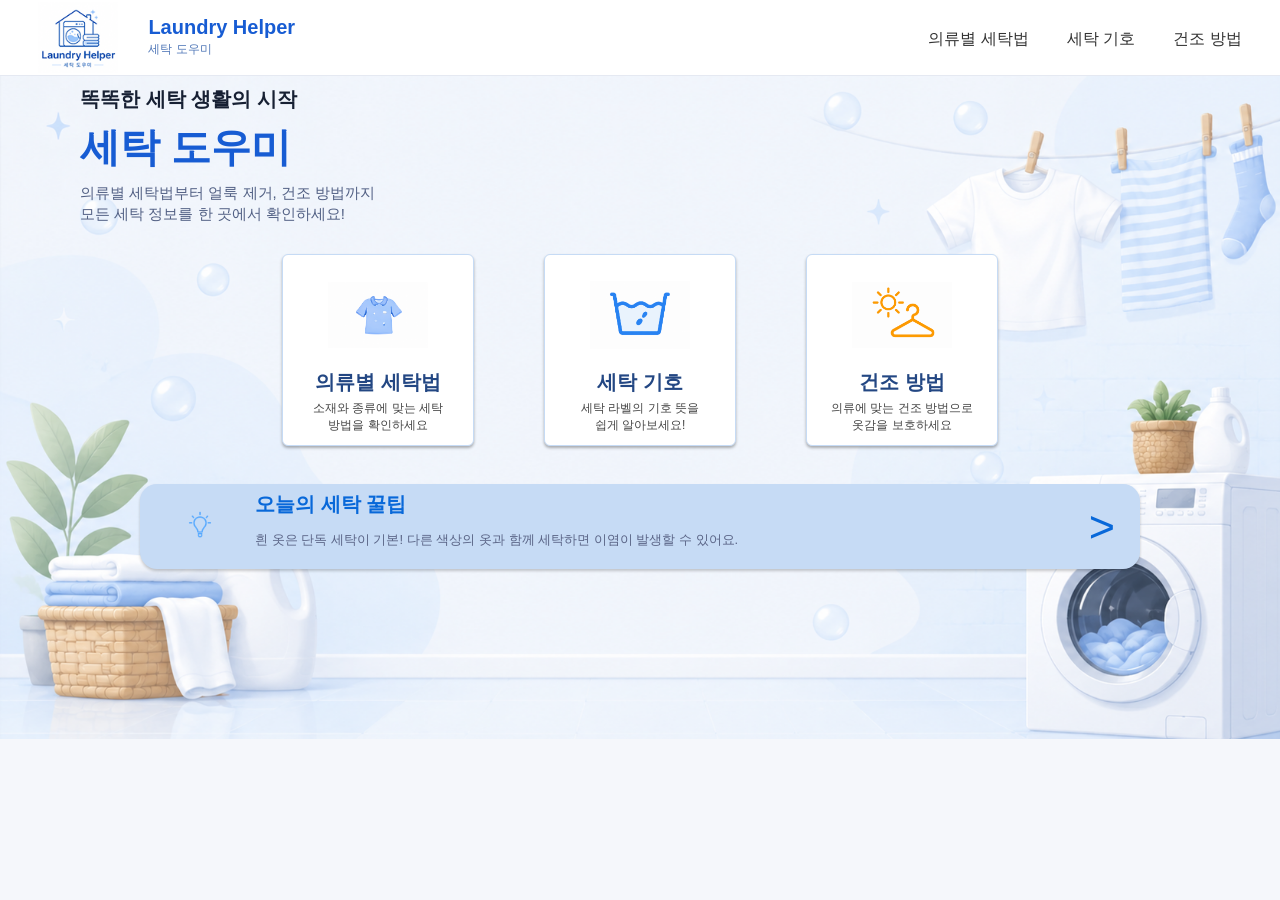
<file: index.html>
<!doctype html>
<html lang="ko">
  <head>
    <meta charset="utf-8" />
    <meta name="viewport" content="width=device-width, initial-scale=1" />
    <title>세탁도우미</title>
    <link rel="stylesheet" href="index.css" />
  </head>
  <body>
    <!-- 헤더 영역 -->
    <div id="header">
      <div id="header-inner">
        <div class="logo-wrap">
          <a href="index.html">
            <div class="logo">
              <img class="main-logo" src="./FE/assets/mainlogo.png" />
            </div>
            <div>
              <h1 class="logo-title">Laundry Helper</h1>
              <p class="logo-subtitle">세탁 도우미</p>
            </div></a
          >
        </div>

        <nav class="nav">
          <a href="./FE/washingGuide/washingGuide.html">의류별 세탁법</a>
          <a href="./FE/washingSymbol/symbol.html">세탁 기호</a>
          <a href="./FE/dryingGuide/dryingGuide.html">건조 방법</a>
        </nav>
      </div>
    </div>
    <!-- 메인 영역 -->
    <div id="main">
      <div class="main-top">
        <h4 class="top-top">똑똑한 세탁 생활의 시작</h4>
        <h2 class="top-title">세탁 도우미</h2>
        <div class="top-bottom">
          의류별 세탁법부터 얼룩 제거, 건조 방법까지<br />
          모든 세탁 정보를 한 곳에서 확인하세요!
        </div>
        <div class="main-inner">
          <div class="menu-card">
            <a href="./FE/washingGuide/washingGuide.html" class="service-card">
              <img
                class="service-icon"
                src="./FE/assets/main/의류별 세탁법.png"
              />

              <div class="service-content">
                <h3 class="service-title">의류별 세탁법</h3>

                <p>
                  소재와 종류에 맞는 세탁<br />
                  방법을 확인하세요
                </p>
              </div>
            </a>

            <a href="./FE/washingSymbol/symbol.html" class="service-card">
              <img class="service-icon" src="./FE/assets/main/세탁 기호.png" />

              <div class="service-content">
                <h3 class="service-title">세탁 기호</h3>

                <p>
                  세탁 라벨의 기호 뜻을 <br />
                  쉽게 알아보세요!
                </p>
              </div>
            </a>

            <a href="./FE/dryingGuide/dryingGuide.html" class="service-card">
              <img class="service-icon" src="./FE/assets/main/건조 방법.png" />

              <div class="service-content">
                <h3 class="service-title">건조 방법</h3>

                <p>의류에 맞는 건조 방법으로<br />옷감을 보호하세요</p>
              </div>
            </a>
          </div>
          <div class="main-bottom">
            <img class="tip-icon" src="./FE/assets/main/전구.png" />

            <div class="tip-content">
              <h4 class="tip-title">오늘의 세탁 꿀팁</h4>

              <p>
                흰 옷은 단독 세탁이 기본! 다른 색상의 옷과 함께 세탁하면 이염이
                발생할 수 있어요.
              </p>
            </div>
            <p class="arrow">></p>
          </div>
        </div>
      </div>
    </div>
  </body>
</html>
</file>
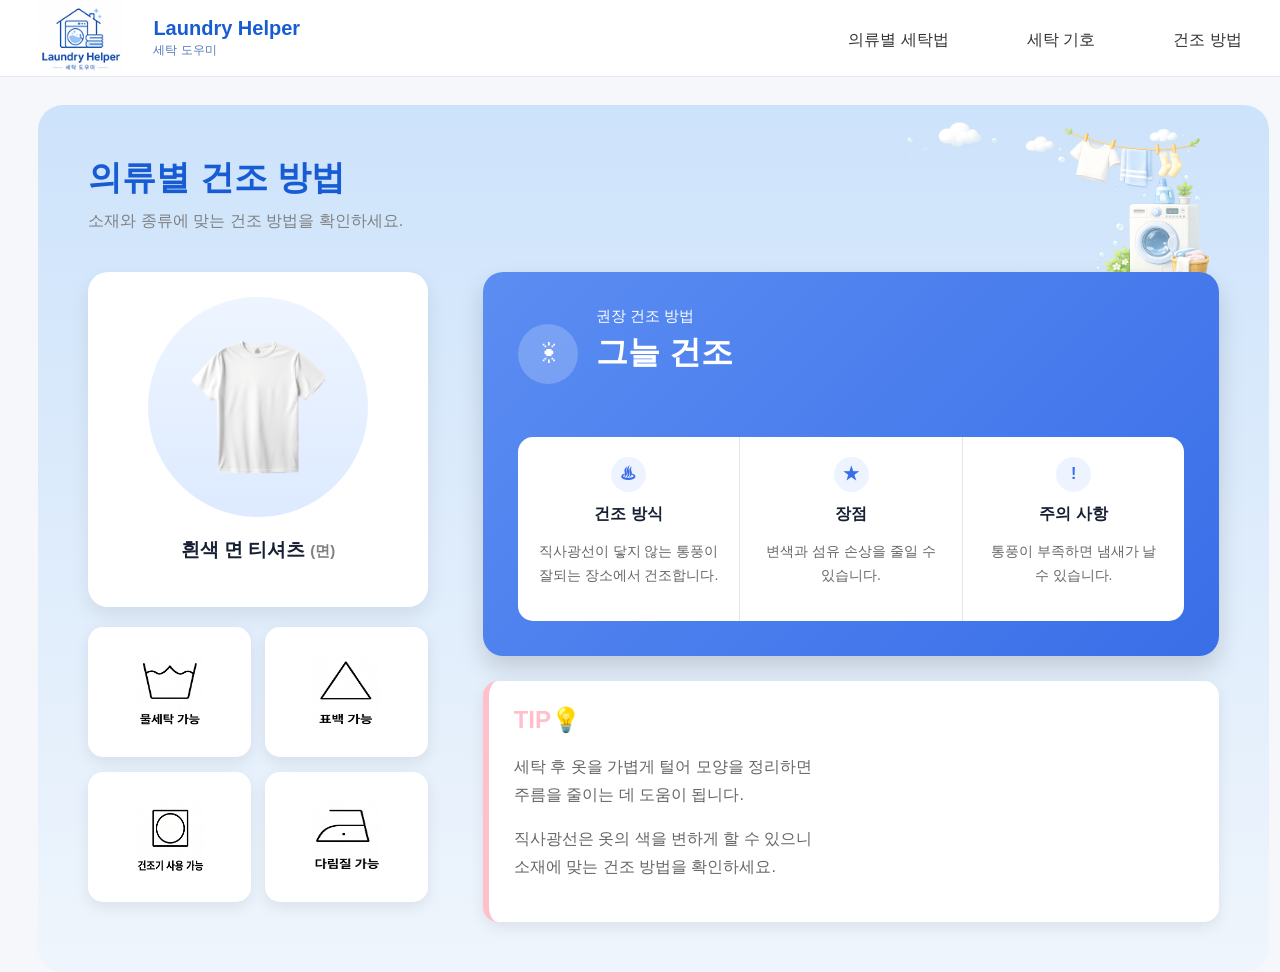
<file: FE/dryingGuide/dryingGuide.html>
<!doctype html>
<html lang="ko">
  <head>
    <meta charset="utf-8" />
    <meta name="viewport" content="width=device-width, initial-scale=1" />
    <title>건조 방법</title>
    <link rel="stylesheet" href="dryingGuide.css" />
  </head>
  <body>
    <!-- 헤더 영역 -->
    <div id="header">
      <div id="header-inner">
        <div class="logo-wrap">
            <a href="../../index.html">
                <div class="logo">
                    <img class="main_logo" src="../assets/mainlogo.png" />
                </div>
                <div>
                    <h1 class="logo-title">Laundry Helper</h1>
                    <p class="logo-subtitle">세탁 도우미</p>
                </div>
            </a>
        </div>
            
        <nav class="nav">
            <a href="../washingGuide/washingGuide.html">의류별 세탁법</a>
            <a href="../washingSymbol/symbol.html">세탁 기호</a>
            <a href="../dryingGuide/dryingGuide.html">건조 방법</a>
        </nav>
      </div>
    </div>
    <!-- 메인 영역 -->
    <div id="main">
    <!-- 건조 페이지 시작 -->
<div class="dryingGuide">
    
    <div id="dryTop">
        <h2>의류별 건조 방법</h2>
<p>소재와 종류에 맞는 건조 방법을 확인하세요.</p>
    </div>
    <!-- 건조 페이지 본문 -->
    <div class="dry-Content">
        <!-- 왼쪽 영역 -->
        <div class="dry-Left">
            <!-- 의류 종류 이미지 -->
            <div id="clothes-card">
                <div class="clothes-img">
                    <img
                        id="clothesImg"
                        src="/FE/assets/의류/img_흰티셔츠.png"
                        alt="흰 티셔츠"
                    >
                </div>
                <h3>
                    <span id="clothesName">흰티셔츠</span>
                    <span id="materialName">(면)</span>
                </h3>
            </div>
            <!-- 세탁 기호 : 추후 JS로 변경 -->
            <div id="symbol-list">
        
            </div>
            <!-- 세탁기호 end -->
        </div>
        <!-- 왼쪽 영역 end -->
        <!-- 오른쪽 영역 -->
        <div class="dry-right">
            <!-- 건조 정보 -->
            <div id="dry-info">
                <!-- 건조 제목 -->
                <div class="dry-title">
                    <div class="dry-icon">☀</div>
                    <div>
                        <span class="dry-sub">권장 건조 방법</span>
                        <!-- JS로 변경 -->
                        <h2 id="dryName">그늘 건조</h2>
                    </div>
                </div>

                <!-- 건조 정보 3칸 -->
                <div class="dry-box">
                    <div class="dry-item">
                        <div class="dry-item-icon">♨</div>
                        <h4>건조 방식</h4>
                        <!-- JS로 변경 -->
                        <p id="dryMethod">
                            직사광선이 닿지 않는 통풍이 잘되는 장소에서 건조합니다.
                        </p>
                    </div>
                    <div class="dry-item">
                        <div class="dry-item-icon">★</div>
                        <h4>장점</h4>
                        <!-- JS로 변경 -->
                        <p id="dryAdvantage">
                            변색과 섬유 손상을 줄일 수 있습니다.
                        </p>
                    </div>
                    <div class="dry-item">
                        <div class="dry-item-icon">!</div>
                        <h4>주의 사항</h4>
                        <!-- JS로 변경 -->
                        <p id="dryCaution">
                            통풍이 부족하면 냄새가 날 수 있습니다.
                        </p>
                    </div>
                </div>
            </div>
            <!-- 건조정보 end -->
            <!-- TIP은 모든 의류에 공통으로 고정 -->
            <div id="drt-tip">
                <h2>TIP💡</h2>
                <p>
                    세탁 후 옷을 가볍게 털어 모양을 정리하면<br>
                    주름을 줄이는 데 도움이 됩니다.
                </p>
                <p>
                    직사광선은 옷의 색을 변하게 할 수 있으니<br>
                    소재에 맞는 건조 방법을 확인하세요.
                </p>
            </div>
            <!-- TIP end -->
        </div>
        <!-- 오른쪽 영역 end -->
    </div>
    <!-- 본문 end -->
</div>
<!-- 건조 페이지 end -->
</div>

    </div>
    <!-- 푸터 영역 -->
    <div id="footer">
      <div class="footer-inner">
        <!-- 추후 작업 -->
      </div>
    </div>
    <script src="../data/data.js"></script>
    <script src="dryingGuide.js"></script>
  </body>
</html>
</file>
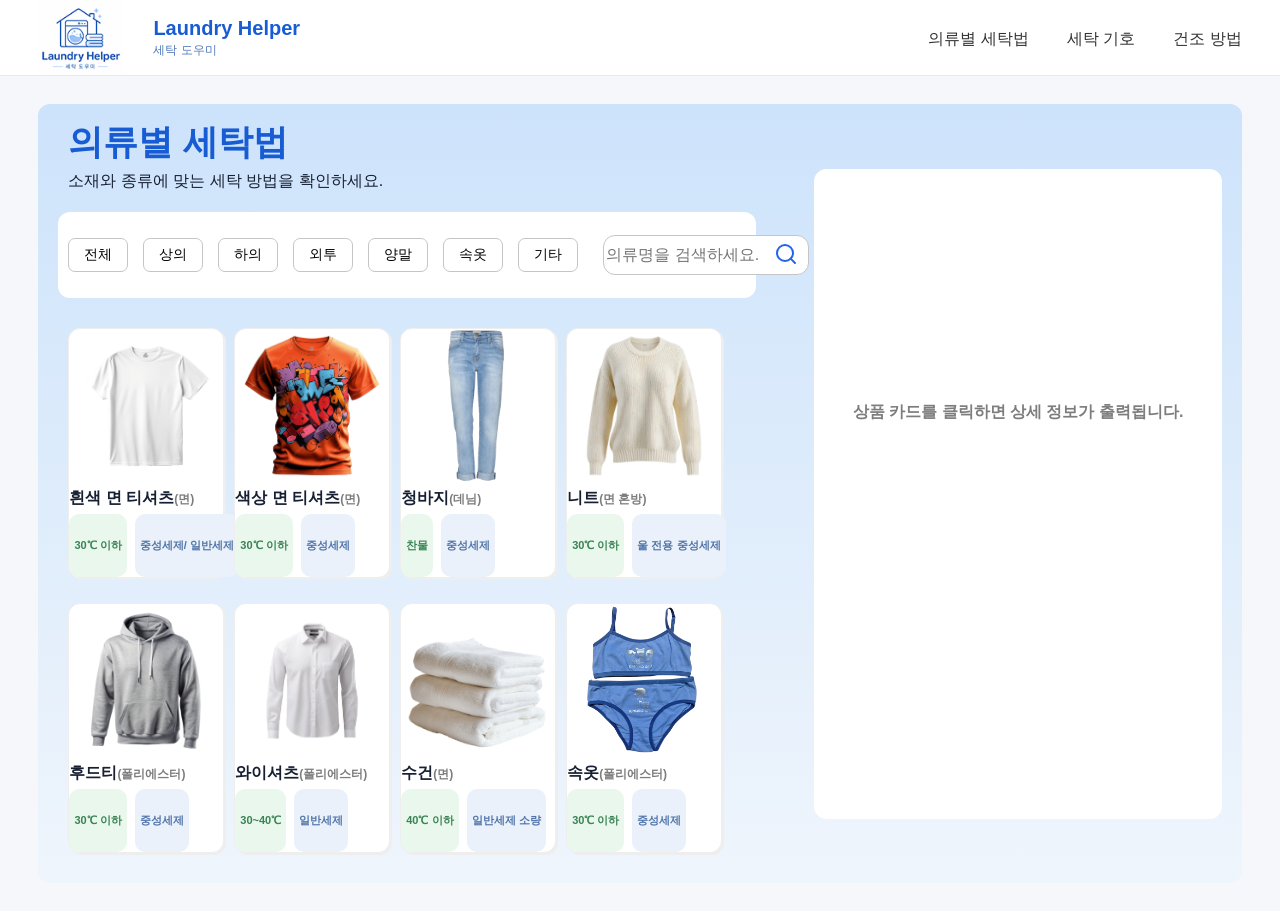
<file: FE/washingGuide/washingGuide.html>
<!doctype html>
<html lang="ko">
  <head>
    <meta charset="utf-8" />
    <meta name="viewport" content="width=device-width, initial-scale=1" />
    <title>세탁 방법</title>
    <link rel="stylesheet" href="washingGuide.css" />
  </head>
  <body>
    <!-- 헤더 영역 -->
    <div id="header">
      <div id="header-inner">
        <div class="logo-wrap">
          <a href="../../index.html">
            <div class="logo">
              <img class="main_logo" src="../assets/mainlogo.png" />
            </div>
            <div>
              <h1 class="logo-title">Laundry Helper</h1>
              <p class="logo-subtitle">세탁 도우미</p>
            </div>
          </a>
        </div>

        <nav class="nav">
          <a href="washingGuide.html">의류별 세탁법</a>
          <a href="../washingSymbol/symbol.html">세탁 기호</a>
          <a href="../dryingGuide/dryingGuide.html">건조 방법</a>
        </nav>
      </div>
    </div>
    <!-- 메인 영역 -->
    <div id="main">
      <div class="main-inner">
        <div class="left-main">
          <div class="main-title">
            <h2>의류별 세탁법</h2>
            <div>소재와 종류에 맞는 세탁 방법을 확인하세요.</div>
          </div>
          <div class="main-topMenu">
            <ol class="btn-list">
              <li><button onclick="printClothesCard('0')">전체</button></li>
              <li><button onclick="printClothesCard('1')">상의</button></li>
              <li><button onclick="printClothesCard('2')">하의</button></li>
              <li><button onclick="printClothesCard('3')">외투</button></li>
              <li><button onclick="printClothesCard('4')">양말</button></li>
              <li><button onclick="printClothesCard('5')">속옷</button></li>
              <li><button onclick="printClothesCard('6')">기타</button></li>
            </ol>
            <div>
              <div class="input-wrap">
                <input
                  type="text"
                  class="main-searchBox"
                  placeholder="의류명을 검색하세요."
                />
                <button
                  class="search-btn"
                  type="button"
                  onclick="searchClick()"
                >
                  <svg
                    xmlns="http://w3.org"
                    viewBox="0 0 24 24"
                    width="24"
                    height="24"
                    fill="none"
                    stroke="#2563EB"
                    stroke-width="2"
                    stroke-linecap="round"
                    stroke-linejoin="round"
                    onclick="searchClick()"
                  >
                    <circle cx="11" cy="11" r="8"></circle>
                    <line x1="21" y1="21" x2="16.65" y2="16.65"></line>
                  </svg>
                </button>
              </div>
            </div>
          </div>
          <!-- 하단 카드 영역 -->
          <div class="cloth-grid">
            <div class="cloth-card">
              <div><img src="../assets/의류/img_흰티셔츠.png" /></div>

              <h4>흰 티셔츠<span>(면)</span></h4>
              <div class="badge-wrap">
                <span class="badge badge-green">30℃ 이하</span>
                <span class="badge badge-blue">일반 세탁</span>
              </div>
            </div>
          </div>
        </div>

        <div class="right-main">
          <h4 class="title2">상품 카드를 클릭하면 상세 정보가 출력됩니다.</h4>
        </div>
      </div>
    </div>
    <script src="../data/data.js"></script>
    <script src="washingGuide.js"></script>
  </body>
</html>
</file>
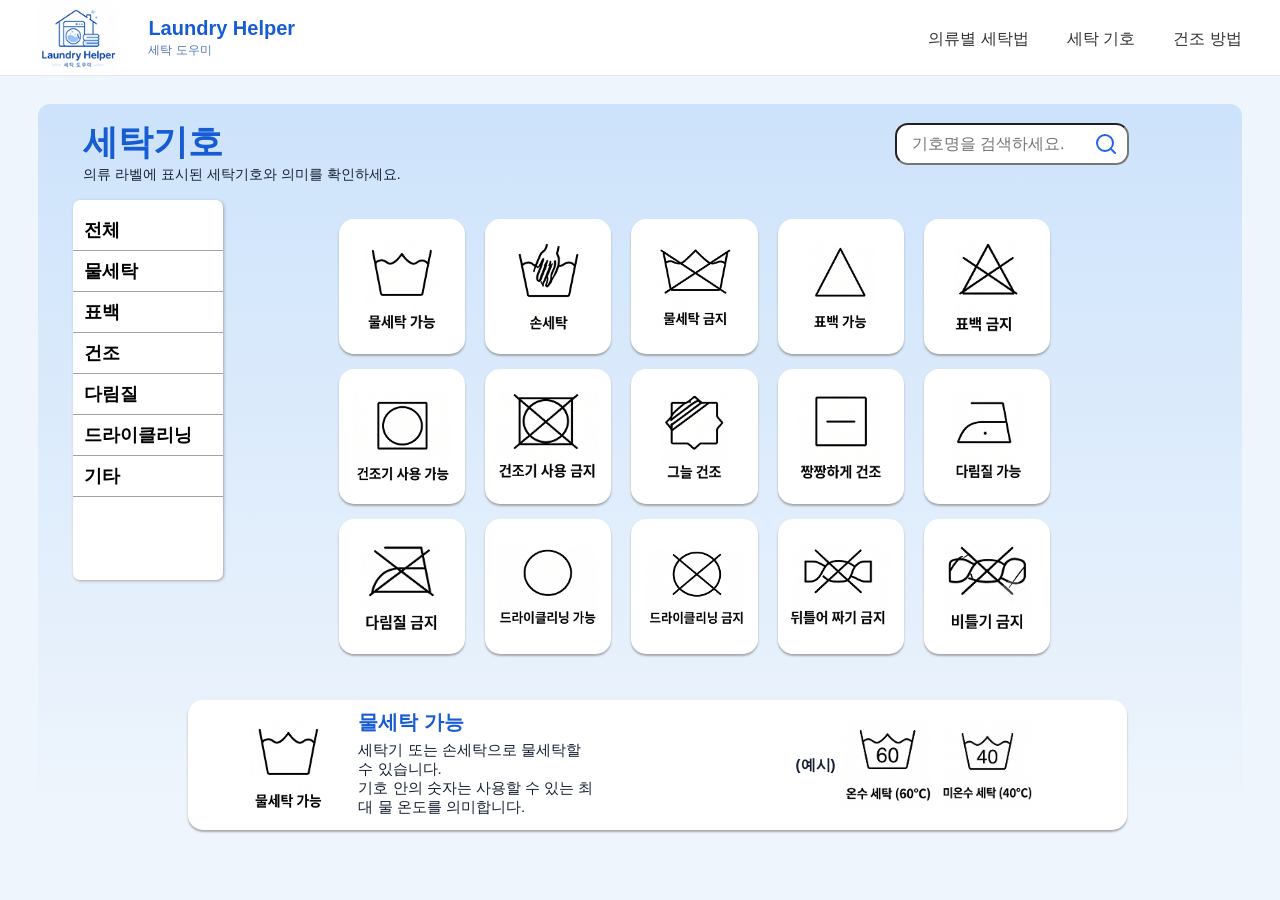
<file: FE/washingSymbol/symbol.html>
<!doctype html>
<html lang="ko">
  <head>
    <meta charset="utf-8" />
    <meta name="viewport" content="width=device-width, initial-scale=1" />
    <title>세탁 기호</title>
    <link rel="stylesheet" href="symbol.css" />
  </head>

  <body>
    <!-- 헤더 영역 -->

    <div id="header">
      <div id="header-inner">
        <div class="logo-wrap">
          <a href="../../index.html">
            <div class="logo">
              <img class="main_logo" src="/FE/assets/mainlogo.png" />
            </div>
            <div>
              <h1 class="logo-title">Laundry Helper</h1>
              <p class="logo-subtitle">세탁 도우미</p>
            </div>
          </a>
        </div>

        <nav class="nav">
          <a href="../washingGuide/washingGuide.html">의류별 세탁법</a>
          <a href="../washingSymbol/symbol.html">세탁 기호</a>
          <a href="../dryingGuide/dryingGuide.html">건조 방법</a>
        </nav>
      </div>
    </div>
    <!-- 메인 영역 -->

    <div id="main">
      <!-- 작업 영역 -->
      <div class="main-inner">
        <div class="head-wrap">
          <div>
            <h3 class="p3main">세탁기호</h3>
            <p>의류 라벨에 표시된 세탁기호와 의미를 확인하세요.</p>
          </div>
          <div class="search-wrap">
            <input
              type="text"
              class="main-searchBox"
              placeholder="기호명을 검색하세요."
            />
            <button class="search-btn" type="button">
              <svg
                xmlns="http://w3.org"
                viewBox="0 0 24 24"
                width="24"
                height="24"
                fill="none"
                stroke="#2563EB"
                stroke-width="2"
                stroke-linecap="round"
                stroke-linejoin="round"
              >
                <circle cx="11" cy="11" r="8"></circle>
                <line x1="21" y1="21" x2="16.65" y2="16.65"></line>
              </svg>
            </button>
          </div>
        </div>

        <div class="main-wrap">
          <ul class="main-side">
            <li>
              <button class="side" onclick="menuSymbol('전체')">전체</button>
            </li>
            <li>
              <button class="side" onclick="menuSymbol('물세탁')">
                물세탁
              </button>
            </li>
            <li>
              <button class="side" onclick="menuSymbol('표백')">표백</button>
            </li>
            <li>
              <button class="side" onclick="menuSymbol('건조')">건조</button>
            </li>
            <li>
              <button class="side" onclick="menuSymbol('다림질')">
                다림질
              </button>
            </li>
            <li>
              <button class="side" onclick="menuSymbol('드라이클리닝')">
                드라이클리닝
              </button>
            </li>
            <li>
              <button class="side" onclick="menuSymbol('기타')">기타</button>
            </li>
          </ul>

          <div class="symbol-wrap">
            <!-- 세탁기호 img -->
          </div>
        </div>

        <div id="bottom-wrap">
          <div class="ex1">
            <img src="/FE/assets/세탁기호/img_세탁기호 3.png" />
          </div>
          <div>
            <h3>물세탁 가능</h3>
            <p>
              세탁기 또는 손세탁으로 물세탁할 수 있습니다. <br />
              기호 안의 숫자는 사용할 수 있는 최대 물 온도를 의미합니다.
            </p>
          </div>
          <div class="예시">(예시)</div>
          <div class="ex2">
            <img src="/FE/assets/세탁기호/예시기호1 1.png" />
          </div>
          <div class="ex3">
            <img src="/FE/assets/세탁기호/예시기호1 2.png" />
          </div>
        </div>
      </div>
    </div>

    <script src="../data/data.js"></script>
    <script src="symbol.js"></script>
  </body>
</html>
</file>
<file: index.css>
* {
  box-sizing: border-box;
  /*border: 1px solid red;*/
}

body {
  margin: 0;
  color: #172033;
  background-color: #f5f7fb;
  font-family: Arial, "Noto Sans KR", sans-serif;
}

button,
input,
select {
  font: inherit;
}

button {
  cursor: pointer;
}

/*=================================헤더===============================*/
#header {
  height: 76px;
  border-bottom: 1px solid #e5e9f2;
  background-color: white;
}

#header-inner {
  width: 94%;
  max-width: 1500px;
  height: 100%;
  margin: 0 auto;

  display: flex;
  align-items: center;
  justify-content: space-between;
}

.logo {
  display: flex;
  align-items: center;
  margin-right: 30px;
}

.main-logo {
  width: 80px;
}

.logo-title {
  margin: 0;
  color: #175cd3;
  font-size: 20px;
}

.logo-subtitle {
  margin: 2px 0 0;
  color: #5178b8;
  font-size: 12px;
}

.nav {
  display: flex;
  gap: 38px;
}

.nav a {
  padding: 27px 0 23px;
  color: #333333;
  text-decoration: none;
}

.logo-wrap {
  display: flex;
  align-items: center;
}

.logo-wrap > a {
  display: flex;
  align-items: center;
  text-decoration: none;
}
/* ============메인영역===============*/

body {
}
#main {
  width: 100%;
  max-width: 1550px;
  margin: 0 auto;
  height: 663px;
  background-image: url("./FE/assets/main/background.png");
  background-size: cover;
  background-repeat: no-repeat;
  background-position: center;
}

.main-top {
  margin-bottom: 20px;
}

.top-top {
  margin: 0 0 7px;
  font-size: 20px;
  padding-top: 10px;
  padding-left: 80px;
}

.top-title {
  margin: 0 0 7px;
  font-size: 40px;
  color: #175cd3;
  padding-left: 80px;
}

.top-bottom {
  font-size: 15px;
  line-height: 1.4;
  color: #526084;
  padding-left: 80px;
}

.main-inner {
  width: 100%;
}

.menu-card {
  display: flex;
  justify-content: center;
  gap: 70px;
  margin-top: 30px;
  margin-bottom: 38px;
}

.service-card {
  width: 192px;
  height: 192px;
  padding: 10px 10px 10px;
  text-align: center;
  background-color: white;
  border-radius: 6px;
  box-shadow: 0 2px 3px rgba(0, 0, 0, 0.3);
  text-decoration: none;
  border: 1px solid #c6dbf5;
}

.service-card:hover {
  transform: translateY(1px);
}

.service-icon {
  width: 100px;
  height: 100px;
  margin: 0 auto;
  object-fit: contain;
}

.service-title {
  margin: 0 0 4px;
  font-size: 20px;
  color: #234783;
  text-decoration: none;
}

.service-content p {
  margin: 0;
  font-size: 12px;
  color: #444444;
}

.main-bottom {
  display: flex;
  align-items: center;
  width: 1000px;
  height: 85px;
  margin: 0 auto;
  padding: 15px 25px;
  background-color: #c6dbf5;
  border-radius: 17px;
  box-shadow: 0 2px 3px rgba(0, 0, 0, 0.2);
}

.tip-icon {
  width: 70px;
  height: 70px;
  margin-right: 20px;
  object-fit: contain;
}

.tip-content {
  flex: 1;
}

.tip-title {
  margin: 0 0 5px;
  font-size: 20px;
  color: #0868d9;
}

.tip-content p {
  font-size: 13px;
  color: #5a6486;
}

.arrow {
  font-size: 45px;
  margin-left: auto;
  color: #0868d9;
}
</file>
<file: FE/dryingGuide/dryingGuide.css>
/* ================= 건조 페이지 ================= */
/* *{border: solid 1px red;} */
.dryingGuide {
  width: 94%;
  max-width: 1500px;
  padding: 50px;
  background-color: #eff5fc;
  background-image:
    url("../assets/의류/img_드라이화면.png"), linear-gradient(#cde3fb, #eff5fc);
  background-repeat: no-repeat;
  background-size: 320px, cover;
  background-position: right 60px top 5px;
  overflow: hidden;
  background-position:
    right 60px top 5px,
    center;
  border-radius: 25px;
}

#dryTop h2 {
  margin: 0;
  font-size: 34px;
  color: #175cd3;
}

#dryTop p {
  margin-top: 10px;
  color: gray;
}

a {
  text-decoration: none;
}
/* ================= 본문 ================= */

.dry-Content {
  display: flex;
  gap: 55px;
  margin-top: 40px;
  align-items: flex-start;
}

.dry-Left {
  width: 30%;
  flex-shrink: 0;
}

.dry-right {
  width: 0;
  flex: 1;
}

/* ================= 의류 카드 ================= */

#clothes-card {
  background: white;
  border-radius: 20px;
  padding: 25px;
  text-align: center;
  box-shadow: 0 8px 20px rgba(0, 0, 0, 0.08);
}

.clothes-img {
  width: 220px;
  height: 220px;
  margin: auto;
  border-radius: 50%;
  background: linear-gradient(#eef5ff, #ddeaff);
  display: flex;
  justify-content: center;
  align-items: center;
}

.clothes-img img {
  width: 170px;
}

#clothes-card h3 {
  margin-top: 20px;
}

#clothes-card h3 span:last-child {
  font-size: 15px;
  color: gray;
}

/* ================= 세탁기호 ================= */

#symbol-list {
  display: flex;
  flex-wrap: wrap;
  justify-content: space-between;
  margin-top: 20px;
}

.symbol-card {
  width: 48%;
  height: 130px;

  margin-bottom: 15px;
  background-color: white;
  border-radius: 15px;

  display: flex;
  justify-content: center;
  align-items: center;

  box-shadow: 0 5px 15px rgba(0, 0, 0, 0.08);
}

.symbol-card img {
  width: 70px;
  height: 70px;
}

/* ================= 건조 정보 ================= */

#dry-info {
  background: linear-gradient(135deg, #5b8df2, #3a6ee8);
  border-radius: 20px;
  padding: 35px;
  color: white;
  box-shadow: 0 12px 25px rgba(0, 0, 0, 0.15);
}

/* 제목 */
.dry-title {
  display: flex;
  align-items: center;
  gap: 18px;
}

.dry-icon {
  width: 60px;
  height: 60px;
  border-radius: 50%;
  background: rgba(255, 255, 255, 0.2);
  display: flex;
  justify-content: center;
  align-items: center;
  font-size: 28px;
}

.dry-sub {
  font-size: 15px;
}

#dryName {
  margin-top: 5px;
  font-size: 32px;
}

/* ================= 정보 박스 ================= */

.dry-box {
  display: flex;
  margin-top: 35px;
  background: white;
  border-radius: 15px;
}

.dry-item {
  width: 33.333%;
  padding: 20px;
  text-align: center;
  border-right: 1px solid #e5e5e5;
}

.dry-item:last-child {
  border: none;
}

.dry-item-icon {
  width: 35px;
  height: 35px;
  margin: auto;
  border-radius: 50%;
  background: #eef4ff;
  color: #3a6ee8;
  display: flex;
  justify-content: center;
  align-items: center;
  font-weight: bold;
}

.dry-item h4 {
  margin: 12px 0;
  color: #172033;
}

.dry-item p {
  color: #666;
  line-height: 24px;
  font-size: 14px;
}

/* ================= TIP ================= */

#drt-tip {
  margin-top: 25px;
  background: white;
  border-left: 6px solid pink;
  border-radius: 15px;
  padding: 25px;
  box-shadow: 0 5px 15px rgba(0, 0, 0, 0.08);
}

#drt-tip h2 {
  margin-top: 0;
  color: pink;
}

#drt-tip p {
  color: #666;
  line-height: 28px;
}

/*================== 헤더 ==================*/

#header {
  height: 76px;
  background: white;
  border-bottom: 1px solid #ddd;
}

#header-inner {
  width: 94%;
  height: 100%;
  margin: 0 auto;

  display: flex;
  justify-content: space-between;
  align-items: center;
}

.logo-wrap > a {
  display: flex;
  align-items: center;
}

.main_logo {
  width: 85px;
  justify-content: center;
  align-items: center;
}

.logo {
  margin-right: 20px;
}

.logo-title {
  margin: 0;
  color: #175cd3;
}

.logo-subtitle {
  margin: 0;
  color: #5b7dbd;
}

.nav {
  display: flex;
}

.nav a {
  text-decoration: none;
  color: black;
  margin-left: 40px;
  padding: 28px 0;
}
/* =========================
   푸터
========================= */

#footer {
  width: 100%;
  height: 100px;
}

.footer-inner {
  width: 94%;
  max-width: 1500px;
  margin: 14px auto;
}

/* =========================
   반응형
========================= */

@media screen and (max-width: 950px) {
  #header {
    height: auto;
  }

  #header-inner {
    padding: 18px 0;

    flex-direction: column;
    gap: 18px;
  }

  .nav {
    gap: 20px;
  }

  .nav a {
    padding: 10px 0;
    font-size: 14px;
  }

  .dry-Content {
    flex-direction: column;
    gap: 40px;
  }

  .dry-Left {
    width: 100%;
    max-width: 420px;
    margin: 0 auto;
  }

  .dry-right {
    width: 100%;
  }
}

@media screen and (max-width: 600px) {
  #main {
    width: 90%;
  }

  #dryTop h2 {
    font-size: 30px;
  }

  .nav {
    flex-wrap: wrap;
    justify-content: center;
  }

  #clothes-card img {
    width: 190px;
    height: 190px;
  }

  .symbol-card {
    height: 125px;
  }

  #dry-info,
  #drt-tip {
    padding: 25px;
  }

  #dry-info h2,
  #drt-tip h2 {
    font-size: 24px;
  }

  #dry-info p,
  #drt-tip p {
    font-size: 16px;
  }
}

body {
  margin: 0;
  color: #172033;
  background-color: #f5f7fb;
  font-family: Arial, "Noto Sans KR", sans-serif; /* 나중에 바꿀 폰트 */
}

button,
input,
select {
  font: inherit;
}

button {
  cursor: pointer;
}

/*=================================헤더===============================*/
#header {
  height: 76px;
  border-bottom: 1px solid #e5e9f2;
  background-color: white;
}

#header-inner {
  width: 94%;
  max-width: 1500px;
  height: 100%;
  margin: 0 auto;

  display: flex;
  align-items: center;
  justify-content: space-between;
}

.logo {
  display: flex;
  align-items: center;
  margin-right: 30px;
}

.logo-title {
  margin: 0;
  color: #175cd3;
  font-size: 20px;
}

.logo-subtitle {
  margin: 2px 0 0;
  color: #5178b8;
  font-size: 12px;
}

.nav {
  display: flex;
  gap: 38px;
}

.nav a {
  padding: 27px 0 23px;
  color: #333333;
  text-decoration: none;
}

.logo-wrap {
  display: flex;
}

/* ============메인영역===============*/

#main {
  width: 94%;
  max-width: 1500px;
  margin: 28px auto;
  height: 500px;
}

#footer {
  width: 100%;

  height: 100px;
}

.footer-inner {
  width: 94%;
  max-width: 1500px;
  margin: 14px auto;
}
</file>
<file: FE/washingGuide/washingGuide.css>
* {
  box-sizing: border-box;
  /* border: 1px solid red; */
}

body {
  margin: 0;
  color: #172033;
  background-color: #f5f7fb;
  font-family: Arial, "Noto Sans KR", sans-serif; /* 나중에 바꿀 폰트 */
}

li {
  list-style: none;
}

button,
input,
select {
  font: inherit;
}

button {
  cursor: pointer;
}

/*=================================헤더===============================*/
#header {
  height: 76px;
  border-bottom: 1px solid #e5e9f2;
  background-color: white;
}

#header-inner {
  width: 94%;
  max-width: 1500px;
  height: 100%;
  margin: 0 auto;

  display: flex;
  align-items: center;
  justify-content: space-between;
}

.logo {
  display: flex;
  align-items: center;
  margin-right: 30px;
}

.logo-title {
  margin: 0;
  color: #175cd3;
  font-size: 20px;
}

.logo-subtitle {
  margin: 2px 0 0;
  color: #5178b8;
  font-size: 12px;
}

.nav {
  display: flex;
  gap: 38px;
}

.nav a {
  padding: 27px 0 23px;
  color: #333333;
  text-decoration: none;
}

.logo-wrap {
  display: flex;
  align-items: center;
}
.logo-wrap > a {
  display: flex;
  align-items: center;
  text-decoration: none;
}

/* ============메인영역===============*/

#main {
  width: 94%;
  max-width: 1500px;
  margin: 28px auto;
}

#footer {
  width: 100%;

  height: 100px;
}

.footer-inner {
  width: 94%;
  max-width: 1500px;
  margin: 14px auto;
}

.logo-wrap {
  display: flex;
}
.main_logo {
  width: 85px;
}

/* ============메인 내부 요소 ===============*/

.main-inner {
  display: flex;
  justify-content: space-between;
  align-items: center;
  padding: 20px;
  background-image: linear-gradient(#cde3fb, #eff5fc);
  border-radius: 12px;
}

.left-main {
  width: 60%;
}

.main-title {
  padding: 10px;
}

.main-title > h2 {
  padding: 0px;
  margin: 0px;
  margin-top: -15px;
  margin-bottom: 15px;
  font-size: 35px;
  font-weight: bold;
  color: #175cd3;
}

.main-title > div {
  margin: -10px 0px 10px 0px;
}

.main-topMenu {
  width: 100%;
  background-color: #fff;
  border-radius: 12px;
  display: flex;
  justify-content: space-between;
  align-items: center;
}
.btn-list {
  display: flex;
  padding: 10px;
}

.btn-list > li {
  display: flex;
  width: 60px;

  justify-content: center;
  margin-right: 15px;
}

.btn-list > li > button {
  display: flex;
  justify-content: center;
  width: 100%;
  background-color: #fff;
  border: 1px solid #c6c5c5;
  border-radius: 7px;
  font-size: 14px;
  padding: 7px 5px;
}

.main-topMenu > div > div > input {
  margin-right: 20px;
  height: 40px;
  border-radius: 12px;
  font-size: 16px;
  border: 1px solid #c6c5c5;
}

.main-topMenu > div {
  display: flex;
}

.input-wrap {
  position: relative;
}

.input-wrap > .search-btn {
  background-color: transparent;
  width: 12px;
  position: absolute;
  right: 22%;
  top: 14%;
  border: none;
}

/*==============왼쪽 내부 카드=======================*/
.cloth-grid {
  padding: 10px;
  display: flex;
  /* justify-content: space-between; */
  margin-top: 15px;
  flex-wrap: wrap;
  height: 550px;
  gap: 20px 10px;
  overflow-y: scroll;
  scrollbar-width: none;
}

.cloth-card {
  display: flex;
  flex-direction: column;
  background-color: #fff;
  width: 23%;
  height: 250px;
  border-radius: 12px;
  box-shadow: 2px 2px #eeeeee;
  border: 1px solid #eeeeee;
  margin-top: 5px;
}

.cloth-card > div {
  width: 190px;
  height: 200px;

  border-radius: 12px;
}
.cloth-card > div > img {
  width: 100%;
  height: 200px;
  object-fit: cover;
  border-radius: 12px;
}
.cloth-card > h4 {
  margin: 5px 0;
}

.badge-wrap {
  display: flex;
  gap: 8px;
  flex-wrap: wrap;
  justify-content: flex-start;
}

.badge {
  display: inline-flex;
  align-items: center;
  justify-content: center;

  padding: 3px 5px;
  border-radius: 10px;

  font-size: 11px;
  font-weight: 600;
  white-space: nowrap;
}

.badge-green {
  color: #398354;
  background-color: #e9f7ed;
}

.badge-blue {
  color: #5074a8;
  background-color: #eaf1fb;
}

/* 우측 설명 칸 */
.right-main {
  height: 650px;
  border: 1px solid #c4c4c4;
  border-radius: 12px;
  display: flex;
  flex-direction: column;
  background-color: #fff;
  border-color: #fff;
  width: 35%;
}

.right-main > div > img {
  width: 220px;
}

.imgBox {
  width: 100%;
  height: 350px;
  display: flex;
}
.clothImg > img {
  width: 250px;
  height: 350px;
  object-fit: cover;
  object-position: center;
}

.symbolImg {
  display: flex;
  flex-wrap: wrap;
}
.symbolImg > div {
  display: flex;
  flex-wrap: wrap;
  width: 230px;
  height: 350px;
  gap: 10px;
  justify-content: center;
  margin-top: 10px;
}
.symbolImg > div > div img {
  display: flex;
  padding: 3px;
  width: 100px;
  height: 140px;
  object-fit: fill;
  object-position: bottom;
  border-radius: 12px;
}
.guide-detail {
  padding: 10px;
  margin-left: 30px;
}

.title2 {
  padding: 10px;
  color: #7d7d7d;
  text-align: center;
  margin-top: 55%;
}

.green-button {
  padding: 10px;
  border-radius: 12px;
  border-color: #fff;
  color: #398354;
  background-color: #e9f7ed;
  margin-right: 10%;
  margin-top: 20px;
}

.blue-button {
  padding: 10px;
  margin-top: 20px;
  border-color: #fff;
  border-radius: 12px;
  color: #5074a8;
  background-color: #eaf1fb;
}
.button-wrap {
  display: flex;
  justify-content: center;
}
</file>
<file: FE/washingSymbol/symbol.css>
* {
  box-sizing: border-box;
  /* border: 1px solid red; */
}

body {
  margin: 0;

  color: #172033;
  background-color: #eff5fc;
  font-family: Arial, "Noto Sans KR", sans-serif; /* 나중에 바꿀 폰트 */
}

button,
input,
select {
  font: inherit;
}

button {
  cursor: pointer;
}
li {
  list-style-type: none;
}
a {
  text-decoration: none;
  color: black;
}
/*=================================헤더===============================*/
#header {
  height: 76px;
  border-bottom: 1px solid #e5e9f2;
  background-color: white;
}

#header-inner {
  width: 94%;
  max-width: 1500px;
  height: 100%;
  margin: 0 auto;

  display: flex;
  align-items: center;
  justify-content: space-between;
}

.logo {
  display: flex;
  align-items: center;
  margin-right: 30px;
}

.logo-title {
  margin: 0;
  color: #175cd3;
  font-size: 20px;
}

.logo-subtitle {
  margin: 2px 0 0;
  color: #5178b8;
  font-size: 12px;
}

.nav {
  display: flex;
  gap: 38px;
}

.nav a {
  padding: 27px 0 23px;
  color: #333333;
  text-decoration: none;
}

.logo-wrap {
  display: flex;
  align-items: center;
}
.logo-wrap > a {
  display: flex;
  align-items: center;
}
.main_logo {
  width: 80px;
}

/* ============메인영역===============*/

#main {
  width: 94%;
  max-width: 1500px;
  margin: 28px auto;
  margin-bottom: 10px;
  height: 500px;
}
.head-wrap {
  width: 100%;
  margin: 0px 0px;
  padding: 0px 20px;
  display: flex;
  align-items: center;
  justify-content: space-between;

  border-radius: 12px 12px 0px 0px;
}
.head-wrap > div > h3 {
  font-size: 35px;
  font-weight: bold;
  color: #175cd3;
  margin: 0px;
  margin-top: 15px;
}
.head-wrap > div > p {
  font-size: 14px;
  margin: 0px;
}
.head-wrap > div {
  margin-left: 25px;
}
/* 검색기능 */
.search-wrap {
  position: relative;
  top: 0px;
  margin-right: 8%;
}
.search-wrap > .search-btn {
  background-color: transparent;
  width: 12px;
  position: absolute;
  right: 12%;
  top: 20%;
  border: none;
}
.main-searchBox {
  border-radius: 13px;
  padding: 10px 15px;
}

.main-inner {
  width: 100%;
  border-radius: 12px;
  background-image: linear-gradient(#cde3fb, #eff5fc);
  border-radius: 12px;
}
/* 사이드 메뉴 목록 */
.main-wrap {
  display: flex;
}
#main {
  height: 55%;
}
.main-side {
  background-color: #ffffff;
  width: 150px;
  height: 380px;
  padding: 10px 0px;
  margin-left: 35px;
  border-radius: 7px;
  box-shadow: 1px 1px 3px rgba(141, 141, 141, 0.719);
}
.side {
  width: 100%;
  height: 100%;
  padding: 5px 0px;
  padding-left: 10px;
  text-align: left;
  background-color: transparent;
  border: none;
  cursor: pointer;
}

.main-side > li:hover {
  background: linear-gradient(to right, #ffffff, #c9def3);
}
.main-side li button:hover {
  color: #175cd3;
}

.main-side > li {
  padding: 3px 1px;
  font-size: 18px;
  font-weight: bold;
  border-bottom: solid 1px rgba(141, 141, 141, 0.8);
}

img {
  width: 100px;
  height: 90px;
  object-fit: contain;
}

.symbol-wrap {
  /* border: solid 5px blue; */
  flex-wrap: wrap;
  justify-content: center;
  width: 70%;
  height: 50vh;
  display: flex;
  margin-left: 50px;
  margin-top: 30px;
  overflow-y: scroll;
  scrollbar-width: none;
}
.symbol-wrap > div {
  display: flex;
  align-items: center;
  justify-content: center;
  width: 15%;
  height: 30%;
  background-color: #ffffff;
  border-radius: 15px;
  box-shadow: 0px 2px 2px rgba(141, 141, 141, 0.719);
  margin: 5px 10px;
}

#bottom-wrap {
  display: flex;
  justify-content: space-between;
  align-items: center;
  background-color: #ffffff;
  border-radius: 15px;
  width: 78%;
  height: 130px;
  margin-top: 3%;
  margin-left: 150px;
  box-shadow: 0px 2px 2px rgba(141, 141, 141, 0.719);
  overflow-x: scroll;
  scrollbar-width: none;
}

#bottom-wrap > div > h3 {
  font-size: 20px;
  color: #175cd3;
  margin: 0px 0px;
}
#bottom-wrap > div > p {
  margin: 5px 0px;
  font-size: 15px;
}
@media (max-width: 1200px) {
  #bottom-wrap > div > h3 {
    font-size: 15px;
    color: #175cd3;
    margin: 0px 0px;
  }
  #bottom-wrap > div > p {
    margin: 10px 0px;
    font-size: 10px;
  }
}

.예시 {
  width: 70px;
  margin-left: 200px;
  font-weight: bold;
  font-size: 15px;
}
.ex1 {
  margin-left: 50px;
  margin-right: 20px;
  padding-top: 5px;
}
.ex3 {
  margin-right: 90px;
}

/* ============푸터영역===============*/
#footer {
  width: 100%;
  height: 100px;
}

.footer-inner {
  width: 94%;
  max-width: 1500px;
  margin: 14px auto;
}
</file>
